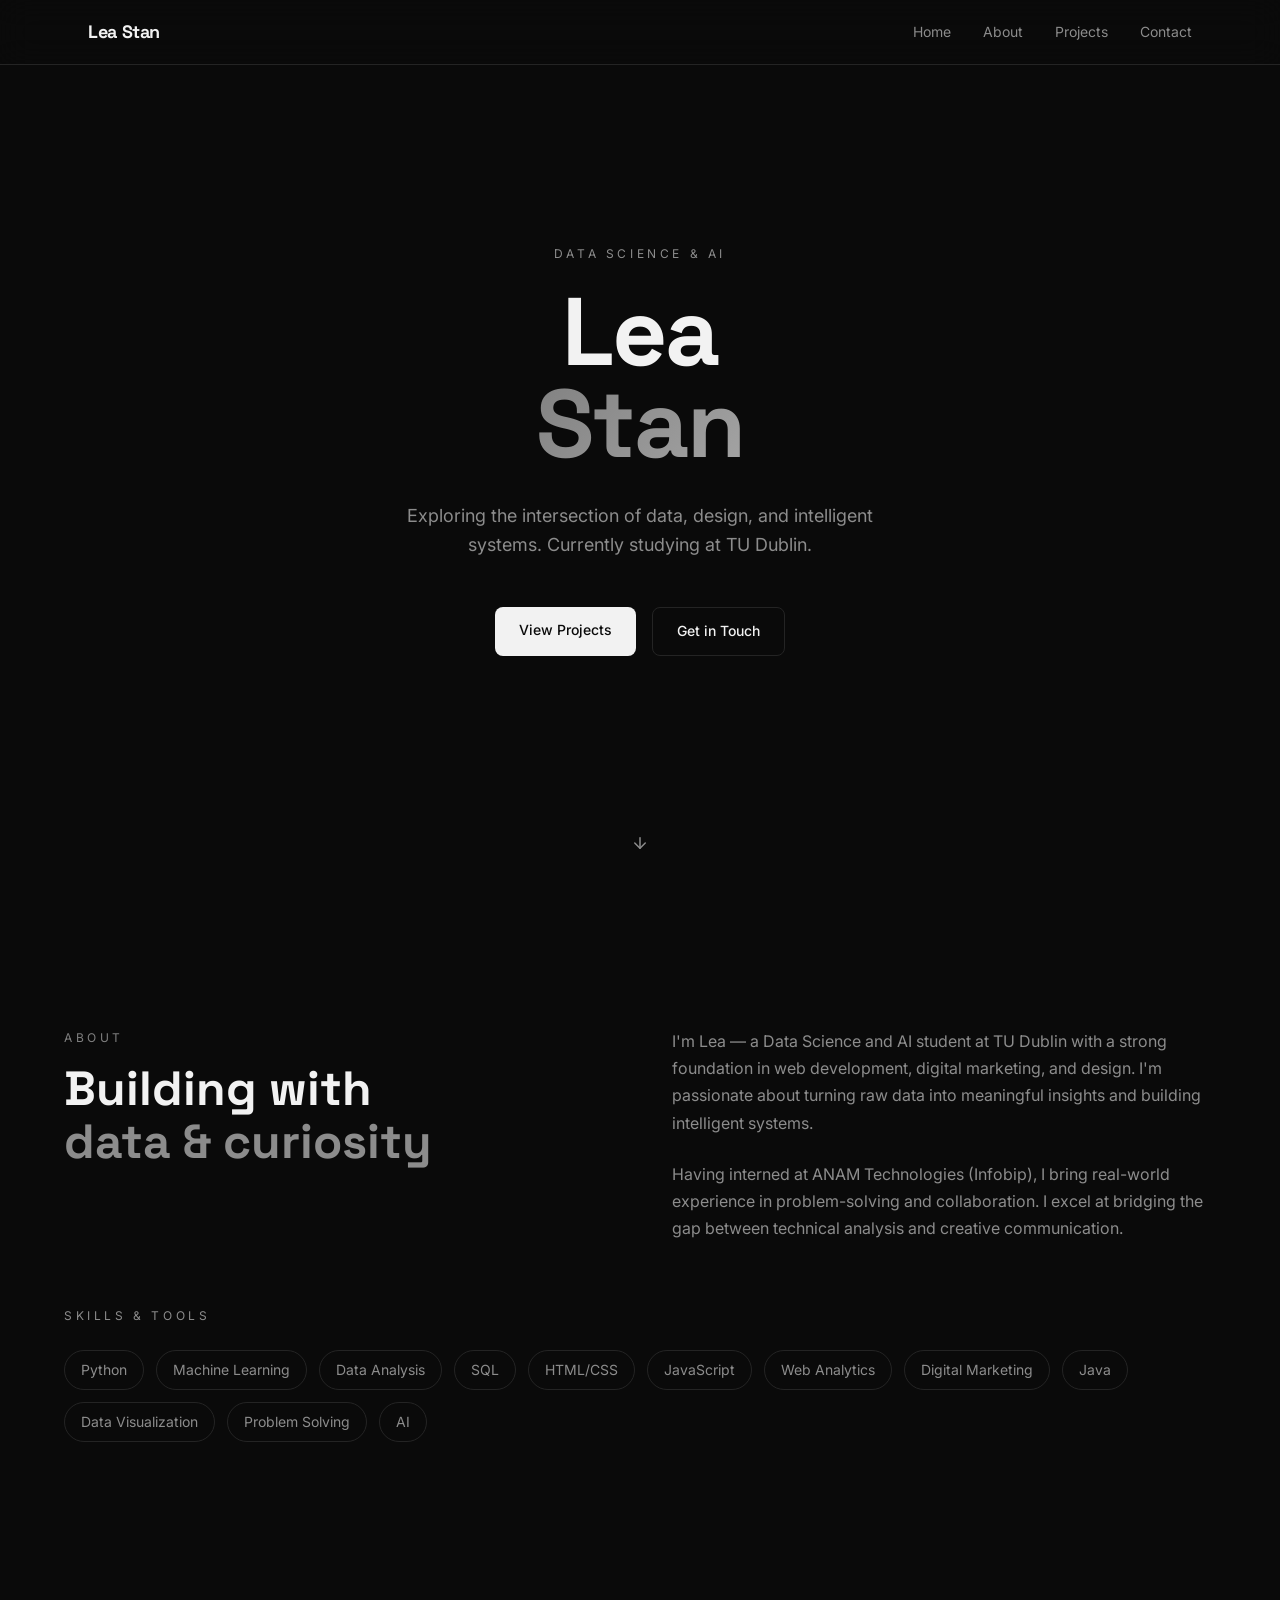
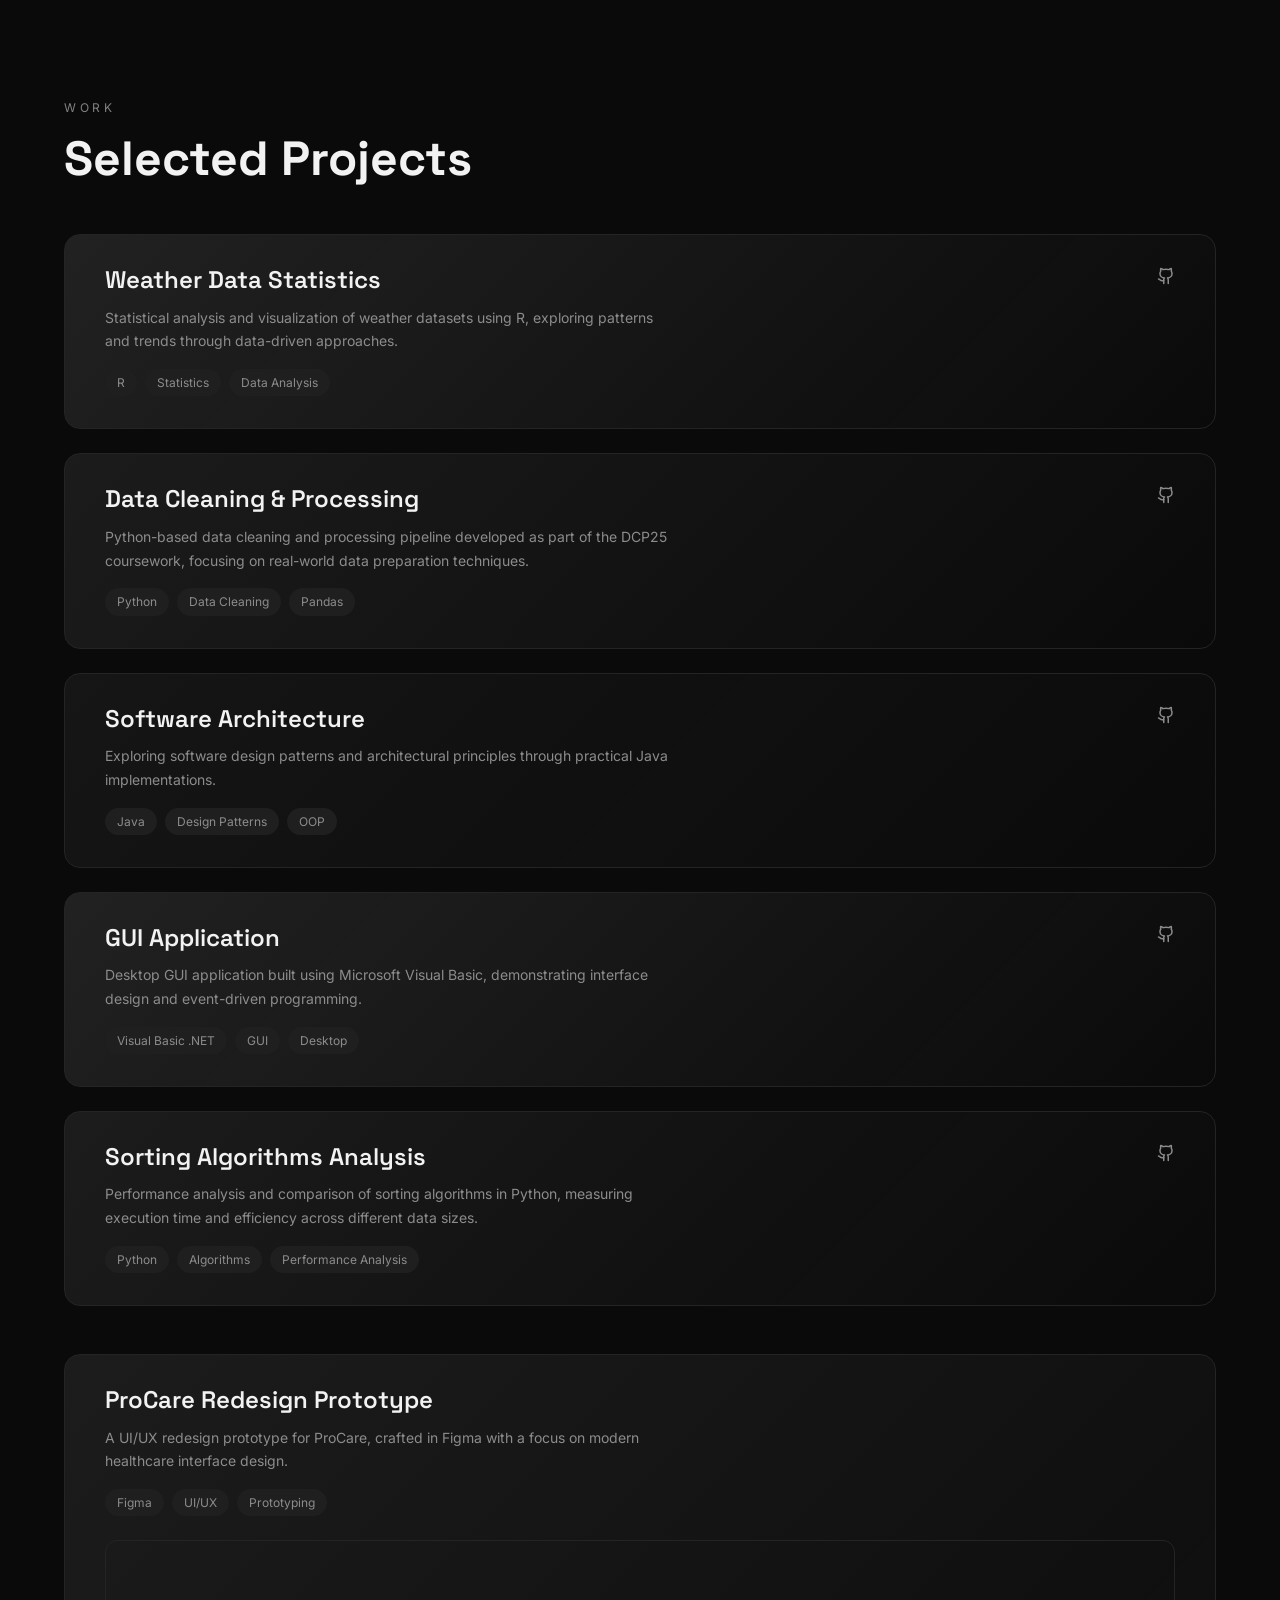
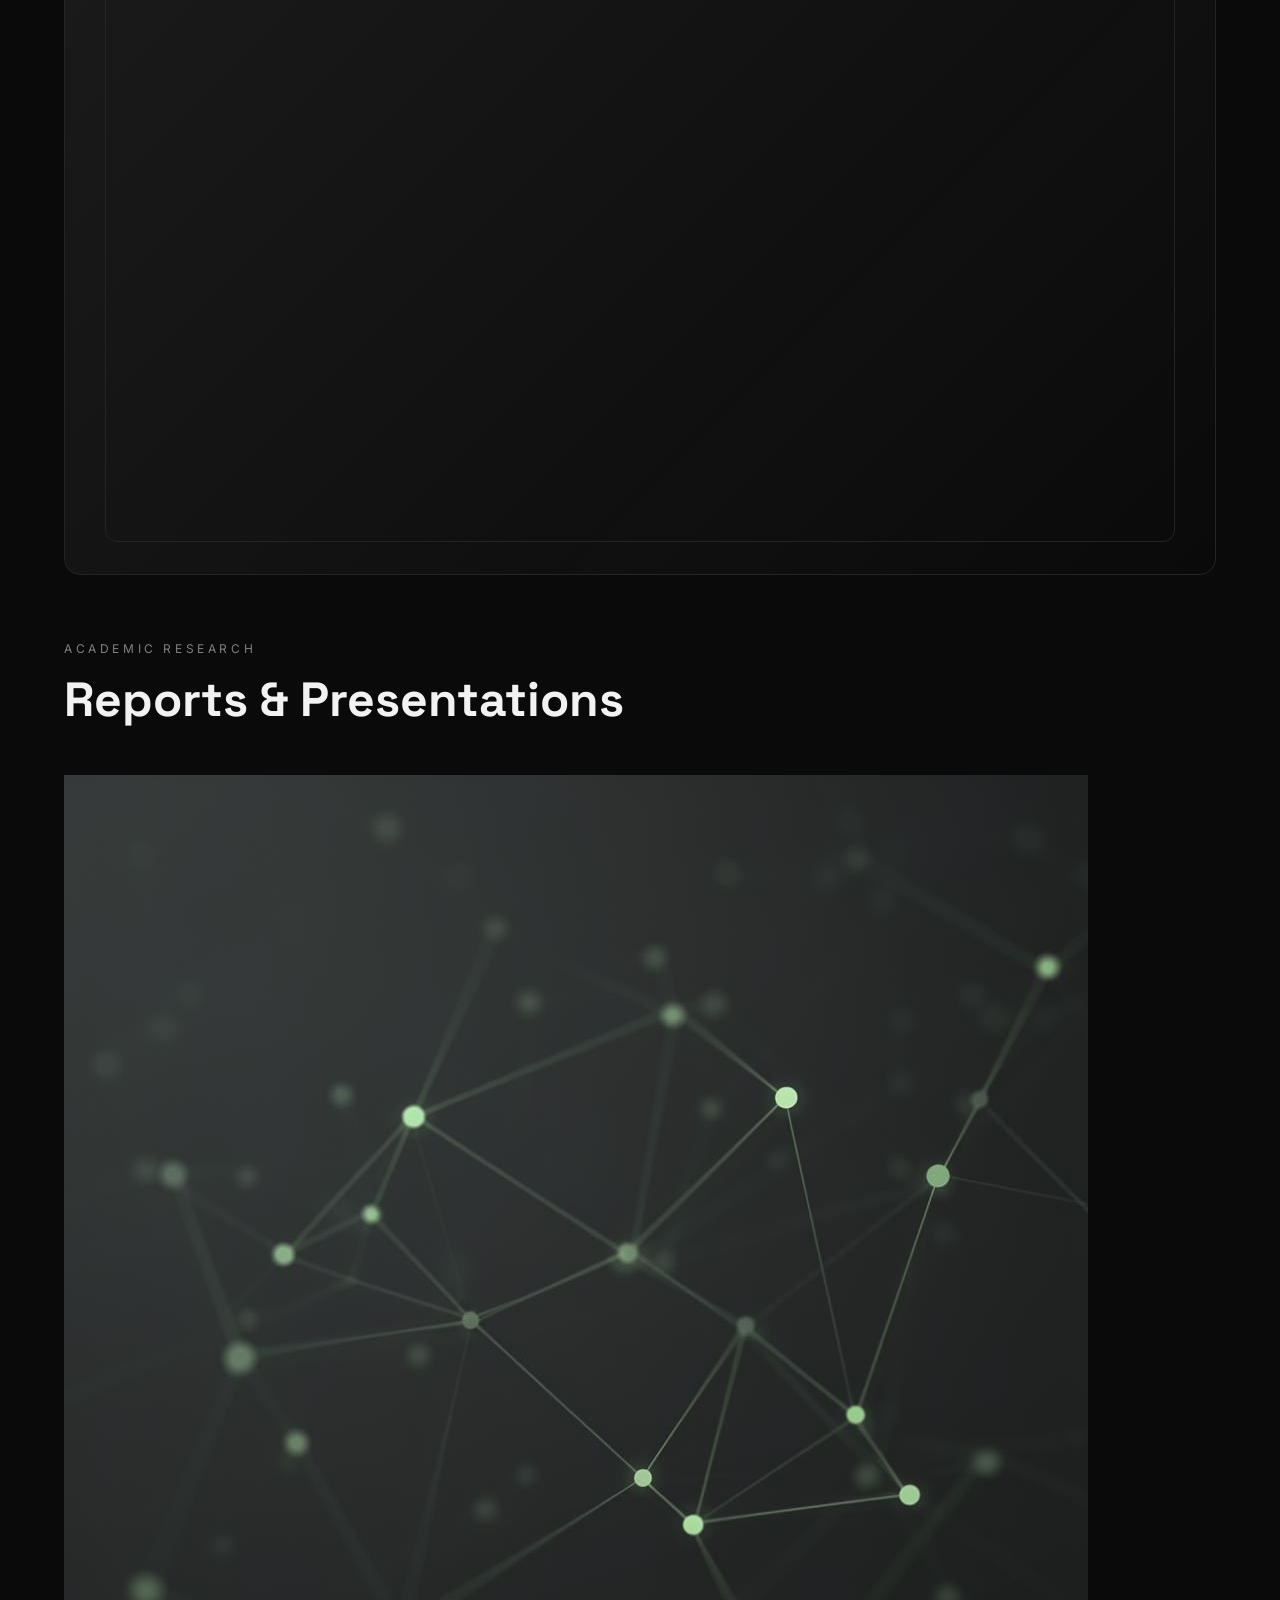
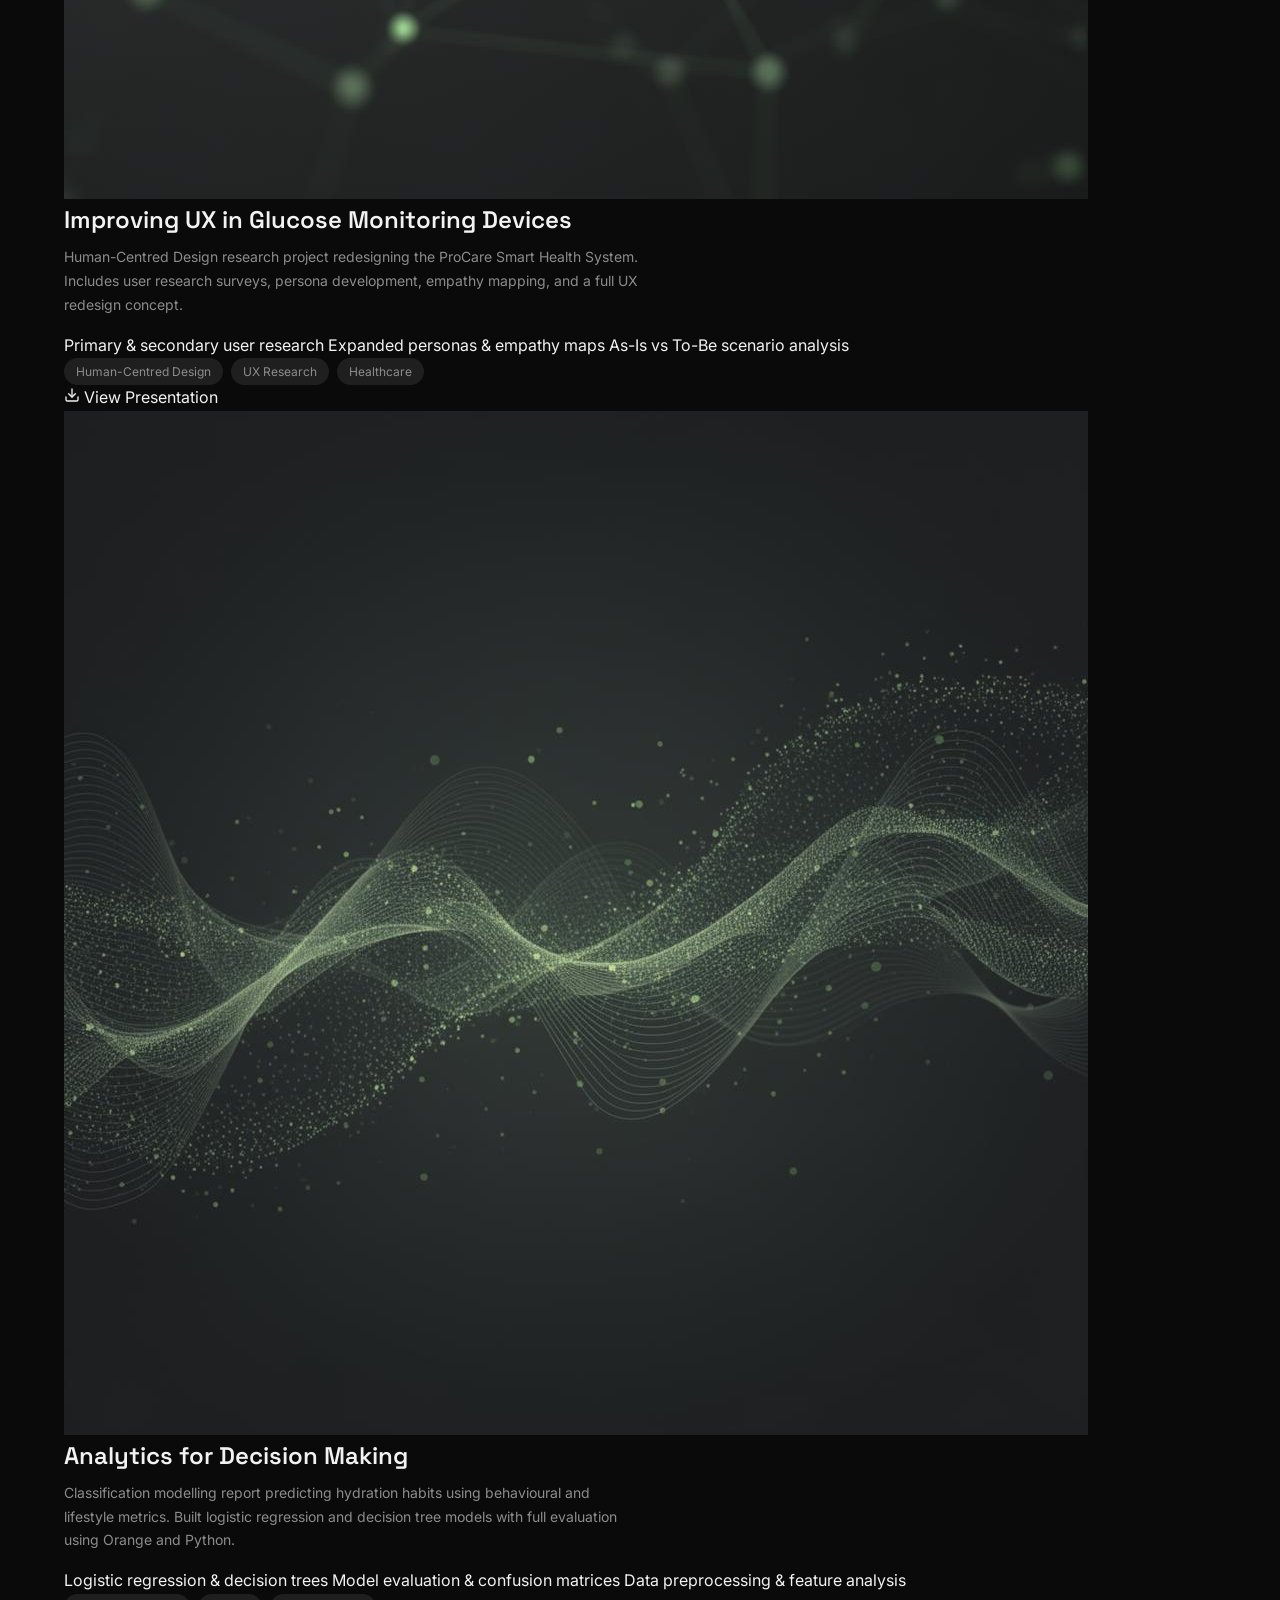
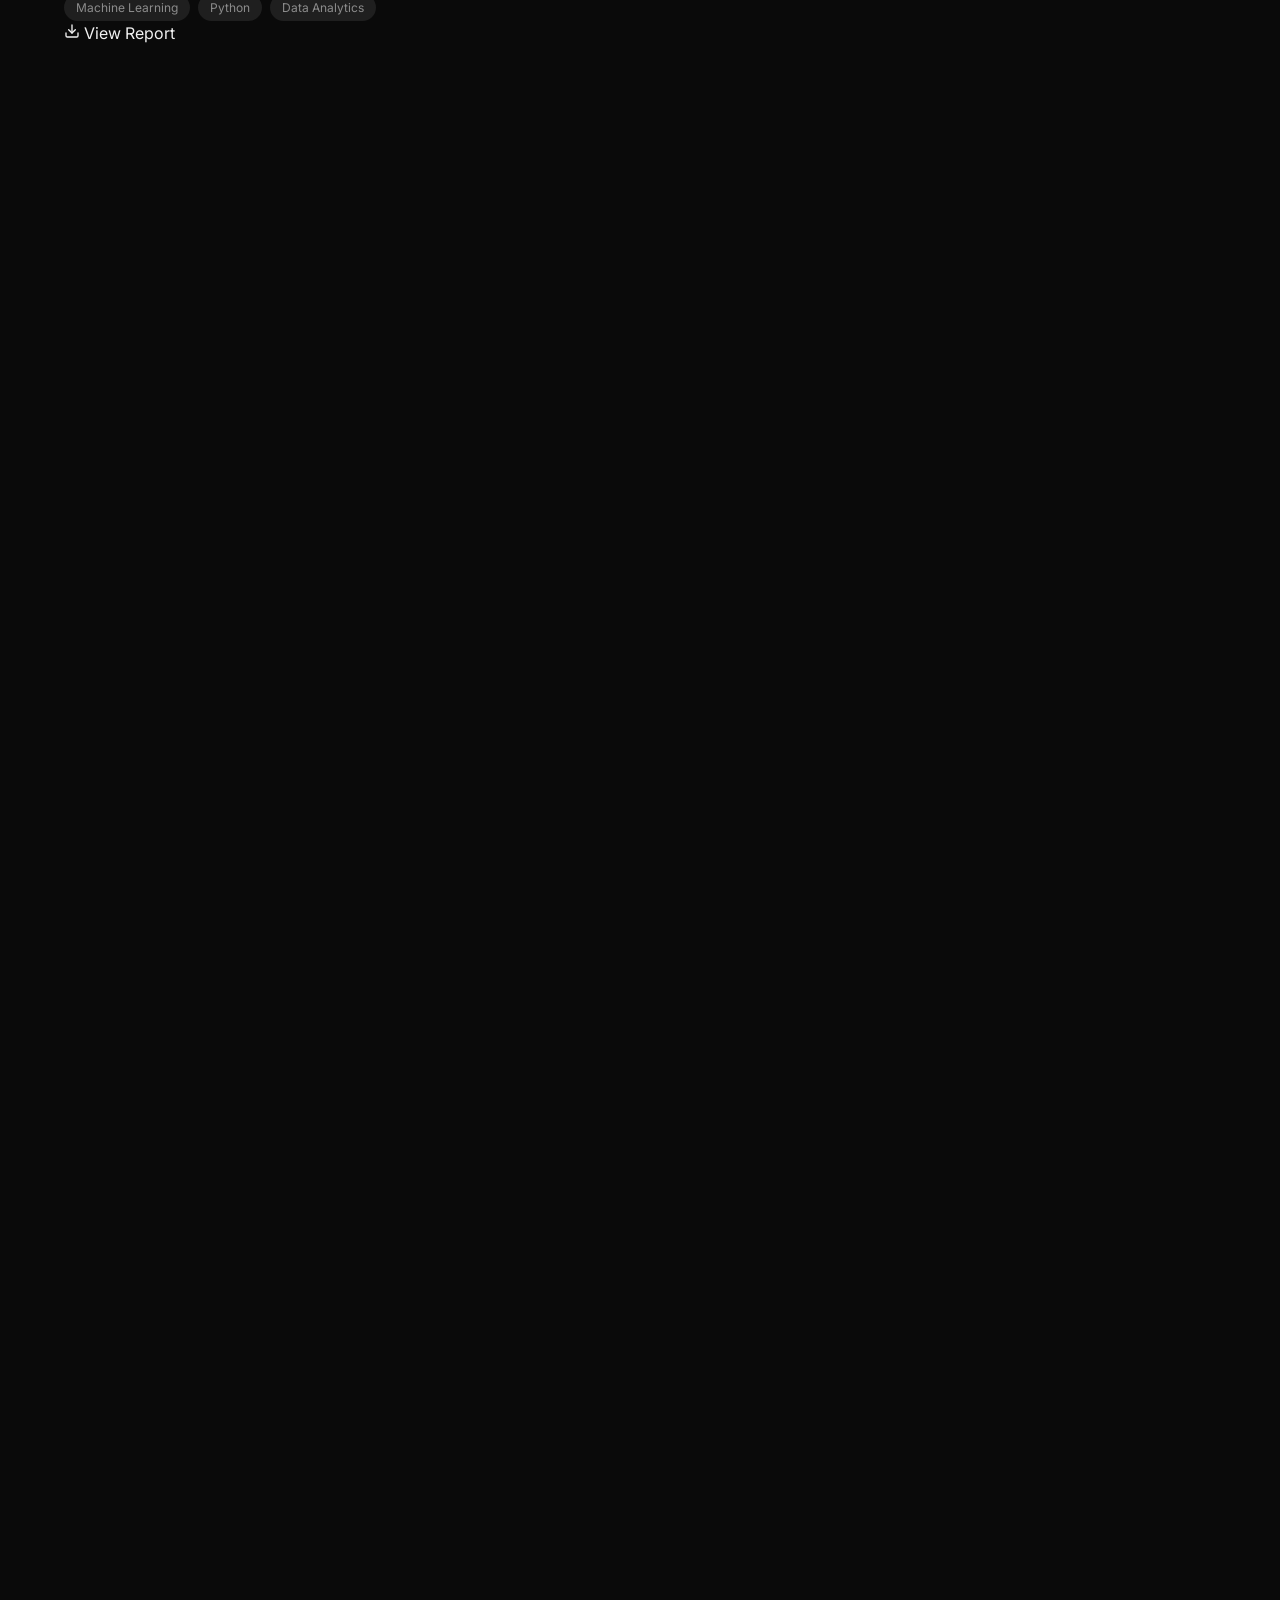
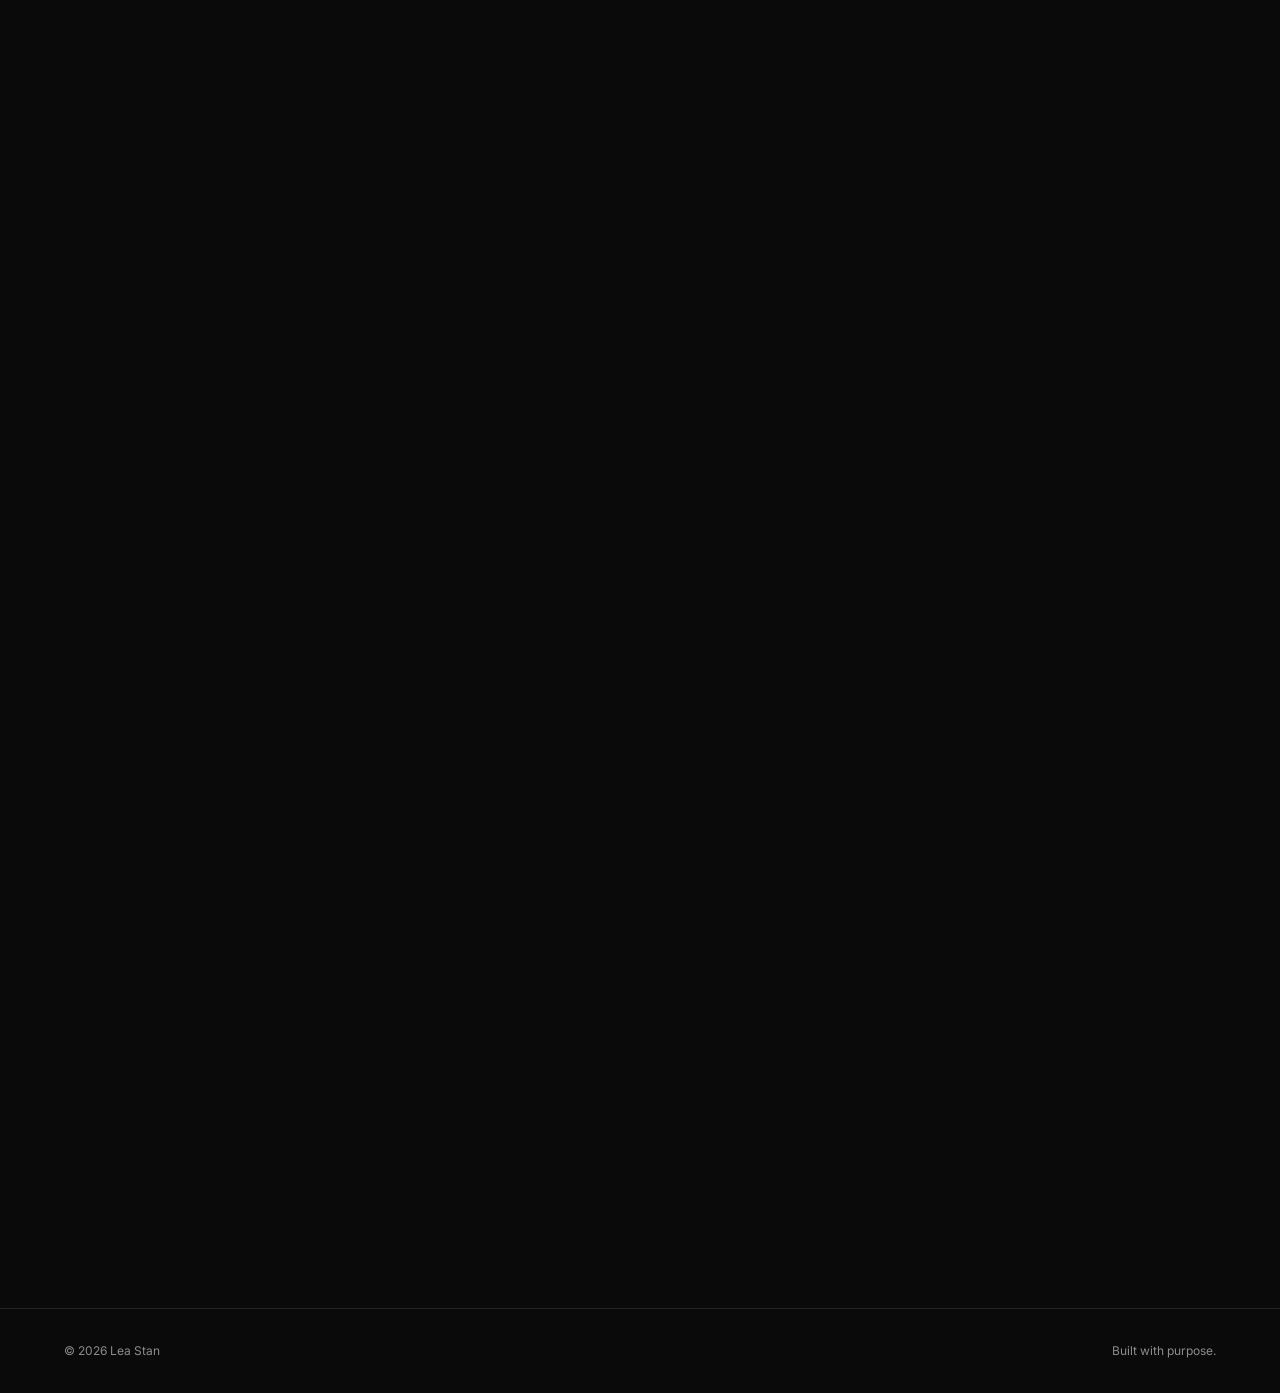
<file: docs/index.html>
<!DOCTYPE html>
<html lang="en">
<head>
  <meta charset="UTF-8" />
  <meta name="viewport" content="width=device-width, initial-scale=1.0" />
  <title>Lea Stan — Data Science & AI</title>
  <meta name="description" content="Portfolio of Lea Stan — Data Science and AI student at TU Dublin." />
  <meta name="author" content="Lea Stan" />
  <link rel="icon" href="favicon.ico" sizes="any" />
  <link rel="icon" href="favicon-96x96.png" type="image/png" sizes="96x96" />
  <link rel="apple-touch-icon" href="apple-touch-icon.png" sizes="180x180" />
  <meta property="og:title" content="Lea Stan — Data Science & AI" />
  <meta property="og:description" content="Portfolio of Lea Stan — Data Science and AI student at TU Dublin." />
  <meta property="og:type" content="website" />
  <link rel="stylesheet" href="style.css" />
  <link rel="preconnect" href="https://fonts.googleapis.com" />
  <link rel="preconnect" href="https://fonts.gstatic.com" crossorigin />
  <link href="https://fonts.googleapis.com/css2?family=Inter:wght@300;400;500;600;700&family=Space+Grotesk:wght@400;500;600;700&display=swap" rel="stylesheet" />
  <link rel="canonical" href="https://leastan.com/" />
</head>
<body>
  <!-- Navbar -->
  <nav class="navbar" id="navbar">
    <div class="nav-container">
      <a href="#home" class="nav-logo">Lea Stan</a>
      <ul class="nav-links" id="nav-links">
        <li><a href="#home" onclick="closeMenu()">Home</a></li>
        <li><a href="#about" onclick="closeMenu()">About</a></li>
        <li><a href="#projects" onclick="closeMenu()">Projects</a></li>
        <li><a href="#contact" onclick="closeMenu()">Contact</a></li>
      </ul>
      <button class="nav-toggle" id="nav-toggle" aria-label="Toggle menu">
        <svg id="menu-icon" xmlns="http://www.w3.org/2000/svg" width="20" height="20" viewBox="0 0 24 24" fill="none" stroke="currentColor" stroke-width="2" stroke-linecap="round" stroke-linejoin="round"><line x1="4" x2="20" y1="12" y2="12"/><line x1="4" x2="20" y1="6" y2="6"/><line x1="4" x2="20" y1="18" y2="18"/></svg>
        <svg id="close-icon" class="hidden" xmlns="http://www.w3.org/2000/svg" width="20" height="20" viewBox="0 0 24 24" fill="none" stroke="currentColor" stroke-width="2" stroke-linecap="round" stroke-linejoin="round"><path d="M18 6 6 18"/><path d="m6 6 12 12"/></svg>
      </button>
    </div>
  </nav>

  <!-- Hero -->
  <section id="home" class="hero">
    <div class="hero-content fade-in">
      <p class="hero-label">Data Science & AI</p>
      <h1 class="hero-title">Lea<br><span class="text-gradient">Stan</span></h1>
      <p class="hero-subtitle">Exploring the intersection of data, design, and intelligent systems. Currently studying at TU Dublin.</p>
      <div class="hero-buttons">
        <a href="#projects" class="btn-primary">View Projects</a>
        <a href="#contact" class="btn-outline">Get in Touch</a>
      </div>
    </div>
    <a href="#about" class="scroll-indicator">
      <svg xmlns="http://www.w3.org/2000/svg" width="18" height="18" viewBox="0 0 24 24" fill="none" stroke="currentColor" stroke-width="2" stroke-linecap="round" stroke-linejoin="round"><path d="M12 5v14"/><path d="m19 12-7 7-7-7"/></svg>
    </a>
  </section>

  <!-- About -->
  <section id="about" class="section">
    <div class="container">
      <div class="about-grid fade-in-up">
        <div>
          <p class="section-label">About</p>
          <h2 class="section-title">Building with<br><span class="text-muted">data & curiosity</span></h2>
        </div>
        <div class="about-text">
          <p>I'm Lea — a Data Science and AI student at TU Dublin with a strong foundation in web development, digital marketing, and design. I'm passionate about turning raw data into meaningful insights and building intelligent systems.</p>
          <p>Having interned at ANAM Technologies (Infobip), I bring real-world experience in problem-solving and collaboration. I excel at bridging the gap between technical analysis and creative communication.</p>
        </div>
      </div>
      <div class="skills-section fade-in-up">
        <p class="skills-label">Skills & Tools</p>
        <div class="skills-grid">
          <span class="skill-tag">Python</span>
          <span class="skill-tag">Machine Learning</span>
          <span class="skill-tag">Data Analysis</span>
          <span class="skill-tag">SQL</span>
          <span class="skill-tag">HTML/CSS</span>
          <span class="skill-tag">JavaScript</span>
          <span class="skill-tag">Web Analytics</span>
          <span class="skill-tag">Digital Marketing</span>
          <span class="skill-tag">Java</span>
          <span class="skill-tag">Data Visualization</span>
          <span class="skill-tag">Problem Solving</span>
          <span class="skill-tag">AI</span>
        </div>
      </div>
    </div>
  </section>

  <!-- Projects -->
  <section id="projects" class="section">
    <div class="container">
      <div class="fade-in-up">
        <p class="section-label">Work</p>
        <h2 class="section-title" style="margin-bottom: 3rem;">Selected Projects</h2>
      </div>

      <div class="projects-list">
        <div class="project-card fade-in-up" style="--gradient-opacity: 0.2">
          <div class="project-inner">
            <div class="project-info">
              <h3 class="project-title">Weather Data Statistics</h3>
              <p class="project-desc">Statistical analysis and visualization of weather datasets using R, exploring patterns and trends through data-driven approaches.</p>
              <div class="project-tags">
                <span class="tag">R</span>
                <span class="tag">Statistics</span>
                <span class="tag">Data Analysis</span>
              </div>
            </div>
            <a href="https://github.com/bytelea/weather-data-statistics" target="_blank" rel="noopener noreferrer" class="project-link" aria-label="GitHub">
              <svg xmlns="http://www.w3.org/2000/svg" width="18" height="18" viewBox="0 0 24 24" fill="none" stroke="currentColor" stroke-width="2" stroke-linecap="round" stroke-linejoin="round"><path d="M15 22v-4a4.8 4.8 0 0 0-1-3.5c3 0 6-2 6-5.5.08-1.25-.27-2.48-1-3.5.28-1.15.28-2.35 0-3.5 0 0-1 0-3 1.5-2.64-.5-5.36-.5-8 0C6 2 5 2 5 2c-.3 1.15-.3 2.35 0 3.5A5.403 5.403 0 0 0 4 9c0 3.5 3 5.5 6 5.5-.39.49-.68 1.05-.85 1.65-.17.6-.22 1.23-.15 1.85v4"/><path d="M9 18c-4.51 2-5-2-7-2"/></svg>
            </a>
          </div>
        </div>

        <div class="project-card fade-in-up" style="--gradient-opacity: 0.15">
          <div class="project-inner">
            <div class="project-info">
              <h3 class="project-title">Data Cleaning & Processing</h3>
              <p class="project-desc">Python-based data cleaning and processing pipeline developed as part of the DCP25 coursework, focusing on real-world data preparation techniques.</p>
              <div class="project-tags">
                <span class="tag">Python</span>
                <span class="tag">Data Cleaning</span>
                <span class="tag">Pandas</span>
              </div>
            </div>
            <a href="https://github.com/bytelea/dcp25-assignment" target="_blank" rel="noopener noreferrer" class="project-link" aria-label="GitHub">
              <svg xmlns="http://www.w3.org/2000/svg" width="18" height="18" viewBox="0 0 24 24" fill="none" stroke="currentColor" stroke-width="2" stroke-linecap="round" stroke-linejoin="round"><path d="M15 22v-4a4.8 4.8 0 0 0-1-3.5c3 0 6-2 6-5.5.08-1.25-.27-2.48-1-3.5.28-1.15.28-2.35 0-3.5 0 0-1 0-3 1.5-2.64-.5-5.36-.5-8 0C6 2 5 2 5 2c-.3 1.15-.3 2.35 0 3.5A5.403 5.403 0 0 0 4 9c0 3.5 3 5.5 6 5.5-.39.49-.68 1.05-.85 1.65-.17.6-.22 1.23-.15 1.85v4"/><path d="M9 18c-4.51 2-5-2-7-2"/></svg>
            </a>
          </div>
        </div>

        <div class="project-card fade-in-up" style="--gradient-opacity: 0.1">
          <div class="project-inner">
            <div class="project-info">
              <h3 class="project-title">Software Architecture</h3>
              <p class="project-desc">Exploring software design patterns and architectural principles through practical Java implementations.</p>
              <div class="project-tags">
                <span class="tag">Java</span>
                <span class="tag">Design Patterns</span>
                <span class="tag">OOP</span>
              </div>
            </div>
            <a href="https://github.com/bytelea/software-architecture" target="_blank" rel="noopener noreferrer" class="project-link" aria-label="GitHub">
              <svg xmlns="http://www.w3.org/2000/svg" width="18" height="18" viewBox="0 0 24 24" fill="none" stroke="currentColor" stroke-width="2" stroke-linecap="round" stroke-linejoin="round"><path d="M15 22v-4a4.8 4.8 0 0 0-1-3.5c3 0 6-2 6-5.5.08-1.25-.27-2.48-1-3.5.28-1.15.28-2.35 0-3.5 0 0-1 0-3 1.5-2.64-.5-5.36-.5-8 0C6 2 5 2 5 2c-.3 1.15-.3 2.35 0 3.5A5.403 5.403 0 0 0 4 9c0 3.5 3 5.5 6 5.5-.39.49-.68 1.05-.85 1.65-.17.6-.22 1.23-.15 1.85v4"/><path d="M9 18c-4.51 2-5-2-7-2"/></svg>
            </a>
          </div>
        </div>

        <div class="project-card fade-in-up" style="--gradient-opacity: 0.2">
          <div class="project-inner">
            <div class="project-info">
              <h3 class="project-title">GUI Application</h3>
              <p class="project-desc">Desktop GUI application built using Microsoft Visual Basic, demonstrating interface design and event-driven programming.</p>
              <div class="project-tags">
                <span class="tag">Visual Basic .NET</span>
                <span class="tag">GUI</span>
                <span class="tag">Desktop</span>
              </div>
            </div>
            <a href="https://github.com/bytelea/gui" target="_blank" rel="noopener noreferrer" class="project-link" aria-label="GitHub">
              <svg xmlns="http://www.w3.org/2000/svg" width="18" height="18" viewBox="0 0 24 24" fill="none" stroke="currentColor" stroke-width="2" stroke-linecap="round" stroke-linejoin="round"><path d="M15 22v-4a4.8 4.8 0 0 0-1-3.5c3 0 6-2 6-5.5.08-1.25-.27-2.48-1-3.5.28-1.15.28-2.35 0-3.5 0 0-1 0-3 1.5-2.64-.5-5.36-.5-8 0C6 2 5 2 5 2c-.3 1.15-.3 2.35 0 3.5A5.403 5.403 0 0 0 4 9c0 3.5 3 5.5 6 5.5-.39.49-.68 1.05-.85 1.65-.17.6-.22 1.23-.15 1.85v4"/><path d="M9 18c-4.51 2-5-2-7-2"/></svg>
            </a>
          </div>
        </div>
        <div class="project-card fade-in-up" style="--gradient-opacity: 0.15">
          <div class="project-inner">
            <div class="project-info">
              <h3 class="project-title">Sorting Algorithms Analysis</h3>
              <p class="project-desc">Performance analysis and comparison of sorting algorithms in Python, measuring execution time and efficiency across different data sizes.</p>
              <div class="project-tags">
                <span class="tag">Python</span>
                <span class="tag">Algorithms</span>
                <span class="tag">Performance Analysis</span>
              </div>
            </div>
            <a href="https://github.com/bytelea/Sorting-Algorithms-Analysis-in-Python" target="_blank" rel="noopener noreferrer" class="project-link" aria-label="GitHub">
              <svg xmlns="http://www.w3.org/2000/svg" width="18" height="18" viewBox="0 0 24 24" fill="none" stroke="currentColor" stroke-width="2" stroke-linecap="round" stroke-linejoin="round"><path d="M15 22v-4a4.8 4.8 0 0 0-1-3.5c3 0 6-2 6-5.5.08-1.25-.27-2.48-1-3.5.28-1.15.28-2.35 0-3.5 0 0-1 0-3 1.5-2.64-.5-5.36-.5-8 0C6 2 5 2 5 2c-.3 1.15-.3 2.35 0 3.5A5.403 5.403 0 0 0 4 9c0 3.5 3 5.5 6 5.5-.39.49-.68 1.05-.85 1.65-.17.6-.22 1.23-.15 1.85v4"/><path d="M9 18c-4.51 2-5-2-7-2"/></svg>
            </a>
          </div>
        </div>
      </div>

      <!-- ProCare Figma -->
      <div class="project-card fade-in-up" style="--gradient-opacity: 0.15; margin-top: 3rem;">
        <div class="project-info">
          <h3 class="project-title">ProCare Redesign Prototype</h3>
          <p class="project-desc">A UI/UX redesign prototype for ProCare, crafted in Figma with a focus on modern healthcare interface design.</p>
          <div class="project-tags" style="margin-bottom: 1.5rem;">
            <span class="tag">Figma</span>
            <span class="tag">UI/UX</span>
            <span class="tag">Prototyping</span>
          </div>
          <div class="figma-embed">
            <iframe src="https://embed.figma.com/design/To9refeNYbyaLhnTiooWJH/ProCare-Redesign-Prototype?node-id=0-1&embed-host=share" allowfullscreen loading="lazy"></iframe>
          </div>
        </div>
      </div>

      <!-- Academic Projects -->
      <p class="section-label fade-in-up" style="margin-top: 4rem;">Academic Research</p>
      <h2 class="section-title fade-in-up" style="margin-bottom: 3rem;">Reports & Presentations</h2>

      <div class="academic-grid">
        <div class="academic-card fade-in-up">
          <div class="academic-cover">
            <img src="images/hcd-cover.jpg" alt="HCD Presentation Cover" loading="lazy" />
          </div>
          <div class="academic-content">
            <h3 class="project-title">Improving UX in Glucose Monitoring Devices</h3>
            <p class="project-desc">Human-Centred Design research project redesigning the ProCare Smart Health System. Includes user research surveys, persona development, empathy mapping, and a full UX redesign concept.</p>
            <div class="academic-highlights">
              <span class="highlight-item">Primary & secondary user research</span>
              <span class="highlight-item">Expanded personas & empathy maps</span>
              <span class="highlight-item">As-Is vs To-Be scenario analysis</span>
            </div>
            <div class="project-tags">
              <span class="tag">Human-Centred Design</span>
              <span class="tag">UX Research</span>
              <span class="tag">Healthcare</span>
            </div>
            <a href="files/HCD_Presentation.pdf" target="_blank" rel="noopener noreferrer" class="pdf-download-btn">
              <svg xmlns="http://www.w3.org/2000/svg" width="16" height="16" viewBox="0 0 24 24" fill="none" stroke="currentColor" stroke-width="2" stroke-linecap="round" stroke-linejoin="round"><path d="M21 15v4a2 2 0 0 1-2 2H5a2 2 0 0 1-2-2v-4"/><polyline points="7 10 12 15 17 10"/><line x1="12" x2="12" y1="15" y2="3"/></svg>
              View Presentation
            </a>
          </div>
        </div>

        <div class="academic-card fade-in-up">
          <div class="academic-cover">
            <img src="images/analytics-cover.jpg" alt="Analytics Report Cover" loading="lazy" />
          </div>
          <div class="academic-content">
            <h3 class="project-title">Analytics for Decision Making</h3>
            <p class="project-desc">Classification modelling report predicting hydration habits using behavioural and lifestyle metrics. Built logistic regression and decision tree models with full evaluation using Orange and Python.</p>
            <div class="academic-highlights">
              <span class="highlight-item">Logistic regression & decision trees</span>
              <span class="highlight-item">Model evaluation & confusion matrices</span>
              <span class="highlight-item">Data preprocessing & feature analysis</span>
            </div>
            <div class="project-tags">
              <span class="tag">Machine Learning</span>
              <span class="tag">Python</span>
              <span class="tag">Data Analytics</span>
            </div>
            <a href="files/Analytics_Report.pdf" target="_blank" rel="noopener noreferrer" class="pdf-download-btn">
              <svg xmlns="http://www.w3.org/2000/svg" width="16" height="16" viewBox="0 0 24 24" fill="none" stroke="currentColor" stroke-width="2" stroke-linecap="round" stroke-linejoin="round"><path d="M21 15v4a2 2 0 0 1-2 2H5a2 2 0 0 1-2-2v-4"/><polyline points="7 10 12 15 17 10"/><line x1="12" x2="12" y1="15" y2="3"/></svg>
              View Report
            </a>
          </div>
        </div>
        <div class="academic-card fade-in-up">
          <div class="academic-cover">
            <img src="images/infobip-cover.jpg" alt="Infobip Competitor Research Cover" loading="lazy" />
          </div>
          <div class="academic-content">
            <h3 class="project-title">Competitor Research — Infobip</h3>
            <p class="project-desc">Comprehensive competitor analysis for Infobip (ANAM Technologies), evaluating Twilio, Plivo, and Whispir across usability heuristics, communication channels, and web design strategies.</p>
            <div class="academic-highlights">
              <span class="highlight-item">Usability heuristics evaluation</span>
              <span class="highlight-item">Competitor comparison & analysis</span>
              <span class="highlight-item">Communication channel innovation</span>
            </div>
            <div class="project-tags">
              <span class="tag">Market Research</span>
              <span class="tag">UX Analysis</span>
              <span class="tag">Internship</span>
            </div>
            <a href="files/Infobip_Competitor_Research.pdf" target="_blank" rel="noopener noreferrer" class="pdf-download-btn">
              <svg xmlns="http://www.w3.org/2000/svg" width="16" height="16" viewBox="0 0 24 24" fill="none" stroke="currentColor" stroke-width="2" stroke-linecap="round" stroke-linejoin="round"><path d="M21 15v4a2 2 0 0 1-2 2H5a2 2 0 0 1-2-2v-4"/><polyline points="7 10 12 15 17 10"/><line x1="12" x2="12" y1="15" y2="3"/></svg>
              View Report
            </a>
          </div>
        </div>
        <div class="academic-card fade-in-up">
          <div class="academic-cover">
            <img src="images/algorithms-cover.jpg" alt="Algorithms Report Cover" loading="lazy" />
          </div>
          <div class="academic-content">
            <h3 class="project-title">Algorithms & Data Structures</h3>
            <p class="project-desc">Implementing and comparing five sorting algorithms (bubble, insertion, selection, quick, merge sort), analysing execution time against theoretical time complexities using real datasets.</p>
            <div class="academic-highlights">
              <span class="highlight-item">Five sorting algorithm implementations</span>
              <span class="highlight-item">Empirical vs theoretical complexity comparison</span>
              <span class="highlight-item">CSV dataset benchmarking & analysis</span>
            </div>
            <div class="project-tags">
              <span class="tag">Python</span>
              <span class="tag">Algorithms</span>
              <span class="tag">Data Structures</span>
            </div>
            <a href="files/Algorithms_Data_Structures_Report.pdf" target="_blank" rel="noopener noreferrer" class="pdf-download-btn">
              <svg xmlns="http://www.w3.org/2000/svg" width="16" height="16" viewBox="0 0 24 24" fill="none" stroke="currentColor" stroke-width="2" stroke-linecap="round" stroke-linejoin="round"><path d="M21 15v4a2 2 0 0 1-2 2H5a2 2 0 0 1-2-2v-4"/><polyline points="7 10 12 15 17 10"/><line x1="12" x2="12" y1="15" y2="3"/></svg>
              View Report
            </a>
          </div>
        </div>
        <div class="academic-card fade-in-up">
          <div class="academic-cover">
            <img src="images/statistics-cover.jpg" alt="Statistics Report Cover" loading="lazy" />
          </div>
          <div class="academic-content">
            <h3 class="project-title">Weather Data Statistics</h3>
            <p class="project-desc">Statistical analysis of historical weather data from the Athenry station using R. Covers rainfall probability, seasonal patterns, temperature trends, and time series forecasting.</p>
            <div class="academic-highlights">
              <span class="highlight-item">Rainfall probability & seasonal analysis</span>
              <span class="highlight-item">Temperature trend comparison with moving averages</span>
              <span class="highlight-item">Time series forecasting with ARIMA</span>
            </div>
            <div class="project-tags">
              <span class="tag">R</span>
              <span class="tag">Statistics</span>
              <span class="tag">Data Visualization</span>
            </div>
            <a href="files/Statistics_Weather_Report.pdf" target="_blank" rel="noopener noreferrer" class="pdf-download-btn">
              <svg xmlns="http://www.w3.org/2000/svg" width="16" height="16" viewBox="0 0 24 24" fill="none" stroke="currentColor" stroke-width="2" stroke-linecap="round" stroke-linejoin="round"><path d="M21 15v4a2 2 0 0 1-2 2H5a2 2 0 0 1-2-2v-4"/><polyline points="7 10 12 15 17 10"/><line x1="12" x2="12" y1="15" y2="3"/></svg>
              View Report
            </a>
          </div>
        </div>
      </div>
    </div>
  </section>

  <!-- Contact -->
  <section id="contact" class="section">
    <div class="container">
      <div class="contact-header fade-in-up">
        <p class="section-label">Contact</p>
        <h2 class="section-title">Let's connect</h2>
        <p class="contact-subtitle">Open to opportunities, collaborations, and conversations about data science and AI.</p>
      </div>

      <div class="contact-links fade-in-up">
        <a href="https://www.linkedin.com/in/lea-stanisavljevic/" target="_blank" rel="noopener noreferrer" class="contact-card">
          <div class="contact-card-left">
            <svg xmlns="http://www.w3.org/2000/svg" width="20" height="20" viewBox="0 0 24 24" fill="none" stroke="currentColor" stroke-width="2" stroke-linecap="round" stroke-linejoin="round"><path d="M16 8a6 6 0 0 1 6 6v7h-4v-7a2 2 0 0 0-2-2 2 2 0 0 0-2 2v7h-4v-7a6 6 0 0 1 6-6z"/><rect width="4" height="12" x="2" y="9"/><circle cx="4" cy="4" r="2"/></svg>
          <div>
              <p class="contact-label">LinkedIn</p>
              <p class="contact-value">linkedin.com/in/lea-stanisavljevic</p>
            </div>
          </div>
          <svg xmlns="http://www.w3.org/2000/svg" width="16" height="16" viewBox="0 0 24 24" fill="none" stroke="currentColor" stroke-width="2" stroke-linecap="round" stroke-linejoin="round" class="arrow-icon"><path d="M7 7h10v10"/><path d="M7 17 17 7"/></svg>
        </a>
        <a href="https://github.com/bytelea" target="_blank" rel="noopener noreferrer" class="contact-card">
          <div class="contact-card-left">
            <svg xmlns="http://www.w3.org/2000/svg" width="20" height="20" viewBox="0 0 24 24" fill="none" stroke="currentColor" stroke-width="2" stroke-linecap="round" stroke-linejoin="round"><path d="M15 22v-4a4.8 4.8 0 0 0-1-3.5c3 0 6-2 6-5.5.08-1.25-.27-2.48-1-3.5.28-1.15.28-2.35 0-3.5 0 0-1 0-3 1.5-2.64-.5-5.36-.5-8 0C6 2 5 2 5 2c-.3 1.15-.3 2.35 0 3.5A5.403 5.403 0 0 0 4 9c0 3.5 3 5.5 6 5.5-.39.49-.68 1.05-.85 1.65-.17.6-.22 1.23-.15 1.85v4"/><path d="M9 18c-4.51 2-5-2-7-2"/></svg>
            <div>
              <p class="contact-label">GitHub</p>
              <p class="contact-value">github.com/bytelea</p>
            </div>
          </div>
          <svg xmlns="http://www.w3.org/2000/svg" width="16" height="16" viewBox="0 0 24 24" fill="none" stroke="currentColor" stroke-width="2" stroke-linecap="round" stroke-linejoin="round" class="arrow-icon"><path d="M7 7h10v10"/><path d="M7 17 17 7"/></svg>
        </a>
      </div>
    </div>
  </section>

  <!-- Footer -->
  <footer class="footer">
    <div class="footer-container">
      <p>© 2026 Lea Stan</p>
      <p>Built with purpose.</p>
    </div>
  </footer>

  <script>
    // Mobile menu toggle
    const toggle = document.getElementById('nav-toggle');
    const navLinks = document.getElementById('nav-links');
    const menuIcon = document.getElementById('menu-icon');
    const closeIcon = document.getElementById('close-icon');

    toggle.addEventListener('click', () => {
      navLinks.classList.toggle('open');
      menuIcon.classList.toggle('hidden');
      closeIcon.classList.toggle('hidden');
    });

    function closeMenu() {
      navLinks.classList.remove('open');
      menuIcon.classList.remove('hidden');
      closeIcon.classList.add('hidden');
    }

    // Scroll animations
    const observer = new IntersectionObserver((entries) => {
      entries.forEach(entry => {
        if (entry.isIntersecting) {
          entry.target.classList.add('visible');
        }
      });
    }, { threshold: 0.1, rootMargin: '-50px' });

    document.querySelectorAll('.fade-in, .fade-in-up').forEach(el => observer.observe(el));
  </script>
</body>
</html>
</file>
<file: docs/style.css>
/* ===== Reset & Base ===== */
*, *::before, *::after {
  margin: 0;
  padding: 0;
  box-sizing: border-box;
}

:root {
  --bg: hsl(0, 0%, 4%);
  --fg: hsl(0, 0%, 95%);
  --muted: hsl(0, 0%, 55%);
  --border: hsl(0, 0%, 14%);
  --secondary: hsl(0, 0%, 12%);
  --primary: hsl(0, 0%, 50%);
  --radius: 0.75rem;
}

html {
  scroll-behavior: smooth;
}

body {
  font-family: 'Inter', sans-serif;
  background: var(--bg);
  color: var(--fg);
  -webkit-font-smoothing: antialiased;
  -moz-osx-font-smoothing: grayscale;
  line-height: 1.6;
}

h1, h2, h3, h4, h5, h6 {
  font-family: 'Space Grotesk', sans-serif;
  line-height: 1.1;
}

a {
  color: inherit;
  text-decoration: none;
}

::selection {
  background: hsl(0 0% 50% / 0.3);
  color: var(--fg);
}

::-webkit-scrollbar { width: 6px; }
::-webkit-scrollbar-track { background: var(--bg); }
::-webkit-scrollbar-thumb { background: hsl(0, 0%, 20%); border-radius: 3px; }

/* ===== Animations ===== */
.fade-in, .fade-in-up {
  opacity: 0;
  transition: opacity 0.6s ease, transform 0.6s ease;
}
.fade-in-up {
  transform: translateY(30px);
}
.fade-in.visible, .fade-in-up.visible {
  opacity: 1;
  transform: translateY(0);
}

@keyframes bounce {
  0%, 100% { transform: translateY(0); }
  50% { transform: translateY(6px); }
}

.hidden { display: none !important; }

/* ===== Navbar ===== */
.navbar {
  position: fixed;
  top: 0;
  left: 0;
  right: 0;
  z-index: 50;
  background: hsl(0 0% 4% / 0.8);
  backdrop-filter: blur(16px);
  -webkit-backdrop-filter: blur(16px);
  border-bottom: 1px solid var(--border);
}

.nav-container {
  max-width: 72rem;
  margin: 0 auto;
  padding: 0 1.5rem;
  height: 4rem;
  display: flex;
  align-items: center;
  justify-content: space-between;
}

.nav-logo {
  font-family: 'Space Grotesk', sans-serif;
  font-size: 1.125rem;
  font-weight: 700;
  letter-spacing: -0.02em;
}

.nav-links {
  display: flex;
  align-items: center;
  gap: 2rem;
  list-style: none;
}

.nav-links a {
  font-size: 0.875rem;
  color: var(--muted);
  transition: color 0.2s;
}

.nav-links a:hover {
  color: var(--fg);
}

.nav-toggle {
  display: none;
  background: none;
  border: none;
  color: var(--fg);
  cursor: pointer;
  padding: 0.25rem;
}

@media (max-width: 768px) {
  .nav-links {
    display: none;
    flex-direction: column;
    position: absolute;
    top: 4rem;
    left: 0;
    right: 0;
    background: var(--bg);
    border-bottom: 1px solid var(--border);
    padding: 1rem 1.5rem;
    gap: 0.75rem;
  }
  .nav-links.open {
    display: flex;
  }
  .nav-toggle {
    display: block;
  }
}

/* ===== Hero ===== */
.hero {
  min-height: 100vh;
  display: flex;
  align-items: center;
  justify-content: center;
  position: relative;
  padding: 1.5rem;
}

.hero-content {
  max-width: 56rem;
  text-align: center;
}

.hero-label {
  font-size: 0.75rem;
  text-transform: uppercase;
  letter-spacing: 0.3em;
  color: var(--muted);
  margin-bottom: 1.5rem;
}

.hero-title {
  font-size: clamp(3rem, 8vw, 6rem);
  font-weight: 700;
  letter-spacing: -0.02em;
  line-height: 0.95;
  margin-bottom: 2rem;
}

.text-gradient {
  background: linear-gradient(135deg, hsl(0 0% 50%), hsl(0 0% 65%));
  -webkit-background-clip: text;
  -webkit-text-fill-color: transparent;
  background-clip: text;
}

.text-muted {
  color: var(--muted);
}

.hero-subtitle {
  color: var(--muted);
  font-size: 1.125rem;
  max-width: 32rem;
  margin: 0 auto 3rem;
}

.hero-buttons {
  display: flex;
  justify-content: center;
  gap: 1rem;
  flex-wrap: wrap;
}

.btn-primary {
  padding: 0.75rem 1.5rem;
  background: var(--fg);
  color: var(--bg);
  font-size: 0.875rem;
  font-weight: 500;
  border-radius: 0.5rem;
  transition: opacity 0.2s;
}
.btn-primary:hover { opacity: 0.9; }

.btn-outline {
  padding: 0.75rem 1.5rem;
  border: 1px solid var(--border);
  color: var(--fg);
  font-size: 0.875rem;
  font-weight: 500;
  border-radius: 0.5rem;
  transition: background 0.2s;
}
.btn-outline:hover { background: var(--secondary); }

.scroll-indicator {
  position: absolute;
  bottom: 2.5rem;
  left: 50%;
  transform: translateX(-50%);
  color: var(--muted);
  animation: bounce 2s infinite;
}

/* ===== Sections ===== */
.section {
  padding: 8rem 1.5rem;
}

.container {
  max-width: 72rem;
  margin: 0 auto;
}

.section-label {
  font-size: 0.75rem;
  text-transform: uppercase;
  letter-spacing: 0.3em;
  color: var(--primary);
  margin-bottom: 1rem;
}

.section-title {
  font-size: clamp(2rem, 5vw, 3rem);
  font-weight: 700;
  margin-bottom: 1.5rem;
}

/* ===== About ===== */
.about-grid {
  display: grid;
  grid-template-columns: 1fr 1fr;
  gap: 4rem;
}

@media (max-width: 768px) {
  .about-grid { grid-template-columns: 1fr; gap: 2rem; }
}

.about-text {
  display: flex;
  flex-direction: column;
  gap: 1.5rem;
}

.about-text p {
  color: var(--muted);
  line-height: 1.7;
}

.skills-section {
  margin-top: 4rem;
}

.skills-label {
  font-size: 0.75rem;
  text-transform: uppercase;
  letter-spacing: 0.3em;
  color: var(--muted);
  margin-bottom: 1.5rem;
}

.skills-grid {
  display: flex;
  flex-wrap: wrap;
  gap: 0.75rem;
}

.skill-tag {
  padding: 0.5rem 1rem;
  font-size: 0.875rem;
  border: 1px solid var(--border);
  border-radius: 9999px;
  color: var(--muted);
  transition: color 0.2s, border-color 0.2s;
}
.skill-tag:hover {
  color: var(--fg);
  border-color: hsl(0 0% 50% / 0.5);
}

/* ===== Projects ===== */
.projects-list {
  display: flex;
  flex-direction: column;
  gap: 1.5rem;
}

.project-card {
  border: 1px solid var(--border);
  border-radius: 1rem;
  padding: 2rem 2.5rem;
  background: linear-gradient(135deg, hsl(0 0% 50% / var(--gradient-opacity, 0.15)), transparent);
  transition: border-color 0.3s;
}
.project-card:hover {
  border-color: hsl(0 0% 50% / 0.3);
}

.project-inner {
  display: flex;
  justify-content: space-between;
  align-items: flex-start;
  gap: 1rem;
}

.project-info { flex: 1; }

.project-title {
  font-size: clamp(1.125rem, 2vw, 1.5rem);
  font-weight: 600;
  margin-bottom: 0.75rem;
  transition: color 0.2s;
}
.project-card:hover .project-title {
  color: var(--primary);
}

.project-desc {
  color: var(--muted);
  font-size: 0.875rem;
  line-height: 1.7;
  max-width: 36rem;
  margin-bottom: 1rem;
}

.project-tags {
  display: flex;
  flex-wrap: wrap;
  gap: 0.5rem;
}

.tag {
  font-size: 0.75rem;
  padding: 0.25rem 0.75rem;
  background: var(--secondary);
  border-radius: 9999px;
  color: var(--muted);
}

.project-link {
  color: var(--muted);
  transition: color 0.2s;
  flex-shrink: 0;
}
.project-link:hover { color: var(--fg); }

.figma-embed {
  width: 100%;
  aspect-ratio: 16/9;
  border-radius: 0.75rem;
  overflow: hidden;
  border: 1px solid var(--border);
}

.figma-embed iframe {
  width: 100%;
  height: 100%;
  border: none;
}

/* ===== Contact ===== */
.contact-header {
  text-align: center;
  margin-bottom: 3rem;
}

.contact-subtitle {
  color: var(--muted);
  max-width: 28rem;
  margin: 0 auto;
}

.contact-links {
  max-width: 32rem;
  margin: 0 auto;
  display: flex;
  flex-direction: column;
  gap: 1rem;
}

.contact-card {
  display: flex;
  align-items: center;
  justify-content: space-between;
  padding: 1.25rem;
  border: 1px solid var(--border);
  border-radius: 0.75rem;
  transition: border-color 0.2s, background 0.2s;
}
.contact-card:hover {
  border-color: hsl(0 0% 50% / 0.3);
  background: hsl(0 0% 12% / 0.5);
}

.contact-card-left {
  display: flex;
  align-items: center;
  gap: 1rem;
}

.contact-card-left svg {
  color: var(--primary);
}

.contact-label {
  font-size: 0.875rem;
  font-weight: 500;
}

.contact-value {
  font-size: 0.75rem;
  color: var(--muted);
}

.arrow-icon {
  color: var(--muted);
  transition: color 0.2s;
}
.contact-card:hover .arrow-icon {
  color: var(--fg);
}

/* ===== Footer ===== */
.footer {
  padding: 2rem 1.5rem;
  border-top: 1px solid var(--border);
}

.footer-container {
  max-width: 72rem;
  margin: 0 auto;
  display: flex;
  align-items: center;
  justify-content: space-between;
  flex-wrap: wrap;
  gap: 1rem;
}

.footer p {
  font-size: 0.75rem;
  color: var(--muted);
}

@media (max-width: 640px) {
  .footer-container {
    flex-direction: column;
    text-align: center;
  }
  .project-card {
    padding: 1.5rem;
  }
}
</file>
